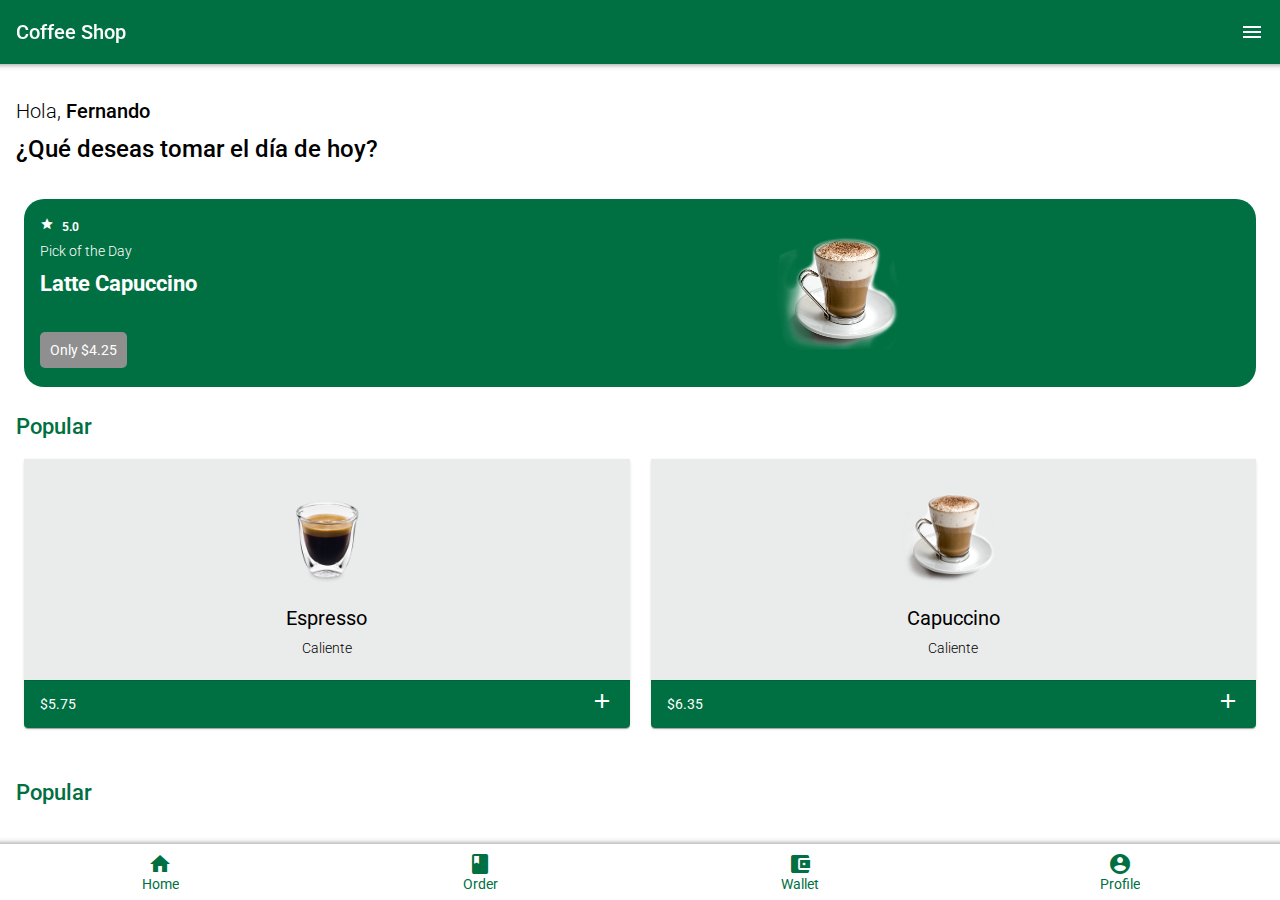
<file: index.html>
<!doctype html>
<html>
<head>
<meta charset="utf-8">
<meta name="viewport" content="width=device-width, initial-scale=1.0">
<title>CoffeeAPP</title>
<link href="css/framework7.bundle.min.css" rel="stylesheet">
<link href="https://fonts.googleapis.com/icon?family=Material+Icons" rel="stylesheet">
<link href="css/style.css" rel="stylesheet">
</head>

<body>
	
	<div id="app">

      <!-- Your main view, should have "view-main" class -->
      <section class="view view-main view-init">
        
        
        <section class="panel panel-left panel-cover">
        	<div class="panel-top">
        		Menú Navegación
        	</div>
        	
        	<div class="list list-menu media-list">
        		<ul>
        			<li>
					  <a href="/home/" class="item-link item-content panel-close">
						<div class="item-media">
							<i class="material-icons">home</i>
						</div>
						<div class="item-inner">
						  <h4 class="item-title">Inicio</h4>
						</div>
					  </a>
					</li>
       				<li>
					  <a href="#" class="item-link item-content panel-close">
						<div class="item-media">
							<i class="material-icons">book</i>
						</div>
						<div class="item-inner">
						  <h4 class="item-title">Mis Ordenes</h4>
						</div>
					  </a>
					</li>
       				<li>
					  <a href="/productos/" class="item-link item-content panel-close">
						<div class="item-media">
							<i class="material-icons">local_cafe</i>
						</div>
						<div class="item-inner">
						  <h4 class="item-title">Productos</h4>
						</div>
					  </a>
					</li>
       				<li>
					  <a href="#" class="item-link item-content panel-close">
						<div class="item-media">
							<i class="material-icons">local_offer</i>
						</div>
						<div class="item-inner">
						  <h4 class="item-title">Promociones</h4>
						</div>
					  </a>
					</li>
       				<li>
					  <a href="#" class="item-link item-content panel-close">
						<div class="item-media">
							<i class="material-icons">card_giftcard</i>
						</div>
						<div class="item-inner">
						  <h4 class="item-title">Tarjetas de Regalo</h4>
						</div>
					  </a>
					</li>
       				<li>
					  <a href="#" class="item-link item-content panel-close">
						<div class="item-media">
							<i class="material-icons">account_circle</i>
						</div>
						<div class="item-inner">
						  <h4 class="item-title">Mi Perfil</h4>
						</div>
					  </a>
					</li>
       				<li>
					  <a href="#" class="item-link item-content panel-close">
						<div class="item-media">
							<i class="material-icons">exit_to_app</i>
						</div>
						<div class="item-inner">
						  <h4 class="item-title">Salir</h4>
						</div>
					  </a>
					</li>
        		</ul>
        	</div>
        </section>
        
        
        <!-- Initial Page, "data-name" contains page name -->
        <div data-name="home" class="page">

          <!-- Top Navbar -->
          <nav class="navbar">
            <div class="navbar-bg"></div>
            <div class="navbar-inner">
             	<div class="left"></div>
              	<div class="title">Coffee Shop</div>
              	<div class="right">
              		<a href="#" class="link panel-open" data-panel="left"><i class="material-icons">menu</i></a>
              	</div>
            </div>
          </nav>

          

          <!-- Scrollable page content -->
          <section class="page-content">
           
           	<div class="block intro">
           		<h2>Hola, <span>Fernando</span></h2>
            	<h3>¿Qué deseas tomar el día de hoy?</h3>
           	</div>
           	
           	<div class="block">
           		<article class="card card-intro">
           			<div class="card-content card-content-padding">
           				<div class="row">
           					<article class="col-60">
           						<h5><span class="material-icons">star</span> 5.0</h5>
           						<h4>Pick of the Day</h4>
           						<h3>Latte Capuccino</h3>
           						<span class="precio">Only $4.25</span>
           					</article>
           					<article class="col-40">
           						<img src="img/cafe-capuccino.png" class="img-fluid">
           					</article>
           				</div>
           			</div>
           		</article>
           	</div>
            
            <h2 class="block-title">Popular</h2>
            <div class="block">
            	
            	
            	<div class="swiper-container swiper-init" data-speed="400" data-space-between="5" data-slides-per-view="2">
					<div class="swiper-wrapper">
						<div class="swiper-slide">
							<article class="card card-popular">
								<div class="card-content card-content-padding">
									<img src="img/cafe-espresso.png" class="img-fluid">
									<h3>Espresso</h3>
									<h4>Caliente</h4>
								</div>
								<div class="card-footer">
									$5.75
									<a href="/info/"><span class="material-icons">add</span></a>
								</div>
							</article>
						</div>
						<div class="swiper-slide">
							<article class="card card-popular">
								<div class="card-content card-content-padding">
									<img src="img/cafe-capuccino.png" class="img-fluid">
									<h3>Capuccino</h3>
									<h4>Caliente</h4>
								</div>
								<div class="card-footer">
									$6.35
									<a href="/info/"><span class="material-icons">add</span></a>
								</div>
							</article>
						</div>
						<div class="swiper-slide">
							<article class="card card-popular">
								<div class="card-content card-content-padding">
									<img src="img/caramel-frappe.png" class="img-fluid">
									<h3>Caramel Frappe</h3>
									<h4>Helada</h4>
								</div>
								<div class="card-footer">
									$5.45
									<a href="/info/"><span class="material-icons">add</span></a>
								</div>
							</article>
						</div>
						
					</div>
				</div>
            	
            </div>
            
            <h2 class="block-title">Popular</h2>
            
          </section><!--content-->
          
        </div><!--page-->
        
        <div class="toolbar tabbar tabbar-labels toolbar-bottom">
			<div class="toolbar-inner">
			  <a class="link"><i class="material-icons">home</i> <span class="tabbar-label">Home</span></a>
			  <a class="link"><i class="material-icons">book</i> <span class="tabbar-label">Order</span></a>
			  <a class="link"><i class="material-icons">account_balance_wallet</i> <span class="tabbar-label">Wallet</span></a>
			  <a class="link"><i class="material-icons">account_circle</i> <span class="tabbar-label">Profile</span></a>
			</div>
		</div>
        
      </section><!--view-->
      
    </div><!--app-->
	
	

	<script src="js/framework7.bundle.min.js"></script>
	<script src="js/my-app.js"></script>

</body>
</html>
</file>
<file: css/style.css>
@import url('https://fonts.googleapis.com/css2?family=Roboto:wght@100;300;400;500;700&display=swap');
:root{
    --f7-theme-color:#007042;
    --f7-navbar-bg-color: #007042; /*navbar*/
    --f7-navbar-text-color:#fff;
    --f7-bars-bg-color:#fff;/*toolbar*/
	--color-verde:#007042;
	--color-gris: #8f8f8f;
	--color-negro: #000;
	--fondo-gris:#eaebeb;
	--fondo-menu:#fafafa;
}
body{
	font-family: 'Roboto', sans-serif;
}
h1,h2,h3,h4,h5,h6{
	color: var(--color-negro);
	margin-bottom: 5px;
	margin-top: 2px;
}
p{
	margin: 5px 0;
}
.navbar a{
	color: #fff;
}

.img-fluid{
	max-width: 100%;
}

.intro h2{
	font-size: 20px;
	font-weight: 300;
}
.intro h2 span{
	font-weight: 500;
}
.intro h3{
	font-size: 24px;
	font-weight: 500;
}

.card-intro{
	background-color: var(--color-verde);
	color: #fff;
	box-shadow: none;
	border-radius: 20px;
}
.card-intro h5{
	color: #fff;
}
.card-intro span.material-icons{
	font-size: 14px;
	margin-right: 5px;
}
.card-intro h4{
	color: #fff;
	font-weight: 300;
}
.card-intro h3{
	color: #fff;
	font-size: 22px;
	margin-bottom: 40px;
}
.card-intro .precio{
	background-color: var(--color-gris);
	padding: 10px;
	border-radius: 5px;
}
.card-intro img{
	width: 150px;
}


.block-title{
	font-size: 22px;
	overflow: initial;
	color: var(--color-verde);
	font-weight: 500;
}

.card-popular .card-content{
	background-color: var(--fondo-gris);
	text-align: center;
}
.card-popular img{
	width: 120px;
}
.card-popular h3{
	font-size: 20px;
	font-weight: 400;
}
.card-popular h4{
	font-size: 14px;
	font-weight: 300;
}

.card-popular .card-footer{
	background-color: var(--color-verde);
	color: #fff;
}
.card-popular .card-footer a{
	color: #fff;
}

.toolbar-bottom a,
.toolbar-bottom i{
	color: var(--color-verde);	
}

.panel-top{
	background-color: var(--color-verde);
	padding: 17px;
	color: #fff;
	text-align: center;
}

.panel-left{
	background-color: var(--fondo-menu);
}
.list-menu{
	margin-top: 0;
}
.list-menu ul{
	background-color: var(--fondo-menu);
}
.list-menu i{
	color: var(--color-verde);
}



.list-productos .item-media img{
	width: 80px;
}
.list-productos .item-title{
	color: var(--color-negro);
	font-size: 20px;
	font-weight: 400;
}
.list-productos .item-subtitle{
	color: var(--color-negro);
	font-size: 13px;
	font-weight: 300;
}
.list-productos .item-after{
	color: var(--color-negro);
	font-size: 16px;
	font-weight: 400;
}
.list-productos li{
	box-shadow: 0px 0px 10px 5px #f2f2f2;
	border-radius: 10px;
	margin-bottom: 10px;
}


.info h4{
	font-size: 16px;
}

.info-top{
	background-color: var(--fondo-gris);
	margin-top: 0;
	padding-top: 20px;
	color: var(--color-gris);
}
.info-top ul{
	padding-left: 20px;
	font-size: 12px;
}
.color-gris{
	color: var(--color-gris);
}
.info .precio{
	font-size: 24px;
	font-weight: 600;
}
</file>
